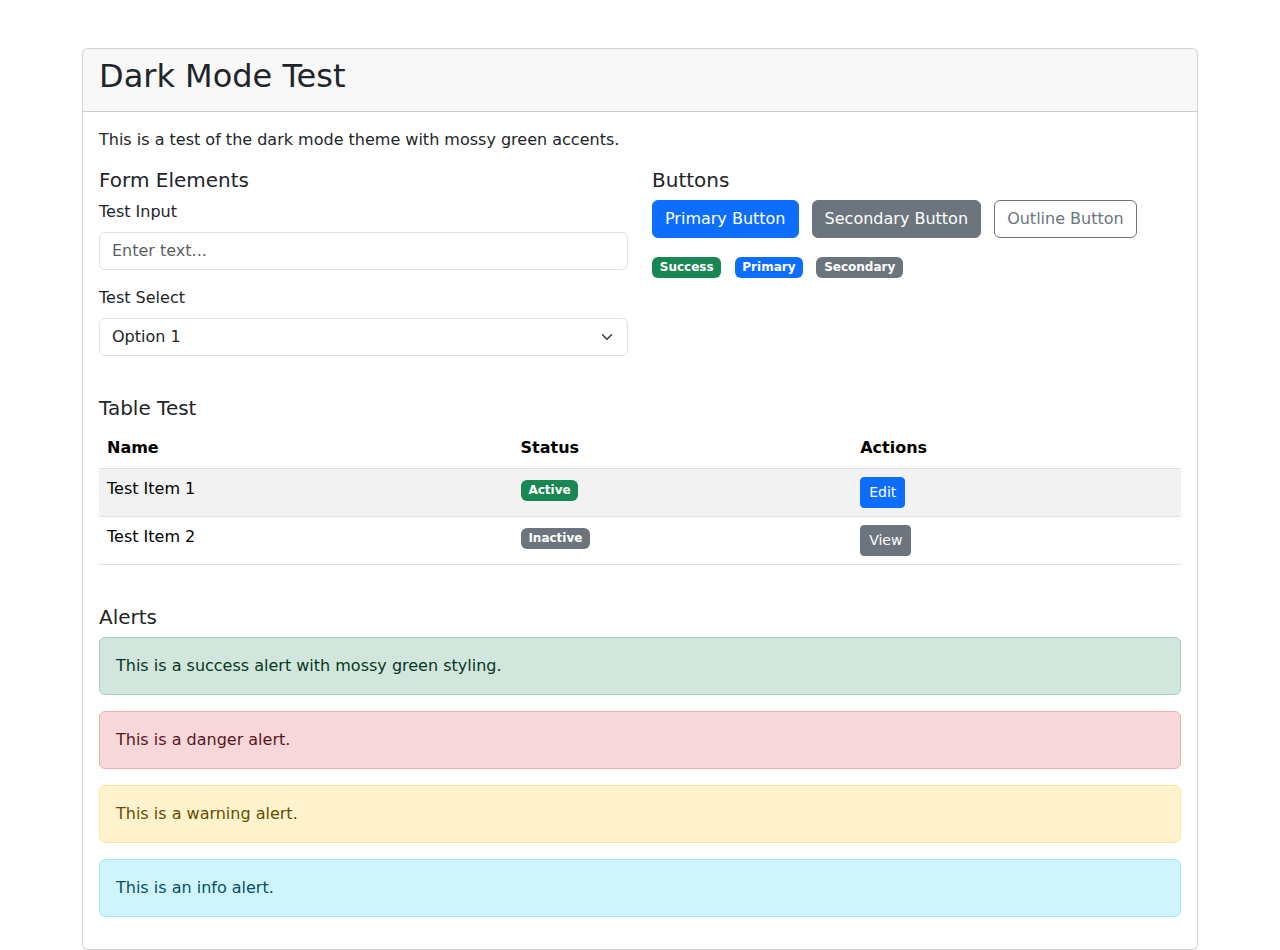
<file: test_dark_mode.html>
<!DOCTYPE html>
<html lang="en">
<head>
    <meta charset="UTF-8">
    <meta name="viewport" content="width=device-width, initial-scale=1.0">
    <title>Dark Mode Test</title>
    
    <!-- Bootstrap CSS -->
    <link href="https://cdn.jsdelivr.net/npm/bootstrap@5.3.0/dist/css/bootstrap.min.css" rel="stylesheet">
    
    <!-- Bootstrap Icons -->
    <link href="https://cdn.jsdelivr.net/npm/bootstrap-icons@1.11.0/font/bootstrap-icons.css" rel="stylesheet">
    
    <!-- Custom CSS -->
    <link href="http://localhost:8491/static/css/style.css" rel="stylesheet">
</head>
<body class="dark-mode">
    <div class="container mt-5">
        <div class="row">
            <div class="col-12">
                <div class="card">
                    <div class="card-header">
                        <h2>Dark Mode Test</h2>
                    </div>
                    <div class="card-body">
                        <p>This is a test of the dark mode theme with mossy green accents.</p>
                        
                        <div class="row">
                            <div class="col-md-6">
                                <h5>Form Elements</h5>
                                <div class="mb-3">
                                    <label for="testInput" class="form-label">Test Input</label>
                                    <input type="text" class="form-control" id="testInput" placeholder="Enter text...">
                                </div>
                                <div class="mb-3">
                                    <label for="testSelect" class="form-label">Test Select</label>
                                    <select class="form-select" id="testSelect">
                                        <option>Option 1</option>
                                        <option>Option 2</option>
                                        <option>Option 3</option>
                                    </select>
                                </div>
                            </div>
                            <div class="col-md-6">
                                <h5>Buttons</h5>
                                <div class="mb-3">
                                    <button class="btn btn-primary me-2">Primary Button</button>
                                    <button class="btn btn-secondary me-2">Secondary Button</button>
                                    <button class="btn btn-outline-secondary">Outline Button</button>
                                </div>
                                <div class="mb-3">
                                    <span class="badge bg-success me-2">Success</span>
                                    <span class="badge bg-primary me-2">Primary</span>
                                    <span class="badge bg-secondary">Secondary</span>
                                </div>
                            </div>
                        </div>
                        
                        <div class="row mt-4">
                            <div class="col-12">
                                <h5>Table Test</h5>
                                <table class="table table-striped">
                                    <thead>
                                        <tr>
                                            <th>Name</th>
                                            <th>Status</th>
                                            <th>Actions</th>
                                        </tr>
                                    </thead>
                                    <tbody>
                                        <tr>
                                            <td>Test Item 1</td>
                                            <td><span class="badge bg-success">Active</span></td>
                                            <td><button class="btn btn-sm btn-primary">Edit</button></td>
                                        </tr>
                                        <tr>
                                            <td>Test Item 2</td>
                                            <td><span class="badge bg-secondary">Inactive</span></td>
                                            <td><button class="btn btn-sm btn-secondary">View</button></td>
                                        </tr>
                                    </tbody>
                                </table>
                            </div>
                        </div>
                        
                        <div class="row mt-4">
                            <div class="col-12">
                                <h5>Alerts</h5>
                                <div class="alert alert-success">This is a success alert with mossy green styling.</div>
                                <div class="alert alert-danger">This is a danger alert.</div>
                                <div class="alert alert-warning">This is a warning alert.</div>
                                <div class="alert alert-info">This is an info alert.</div>
                            </div>
                        </div>
                    </div>
                </div>
            </div>
        </div>
    </div>
    
    <!-- Bootstrap JS -->
    <script src="https://cdn.jsdelivr.net/npm/bootstrap@5.3.0/dist/js/bootstrap.bundle.min.js"></script>
</body>
</html>
</file>
